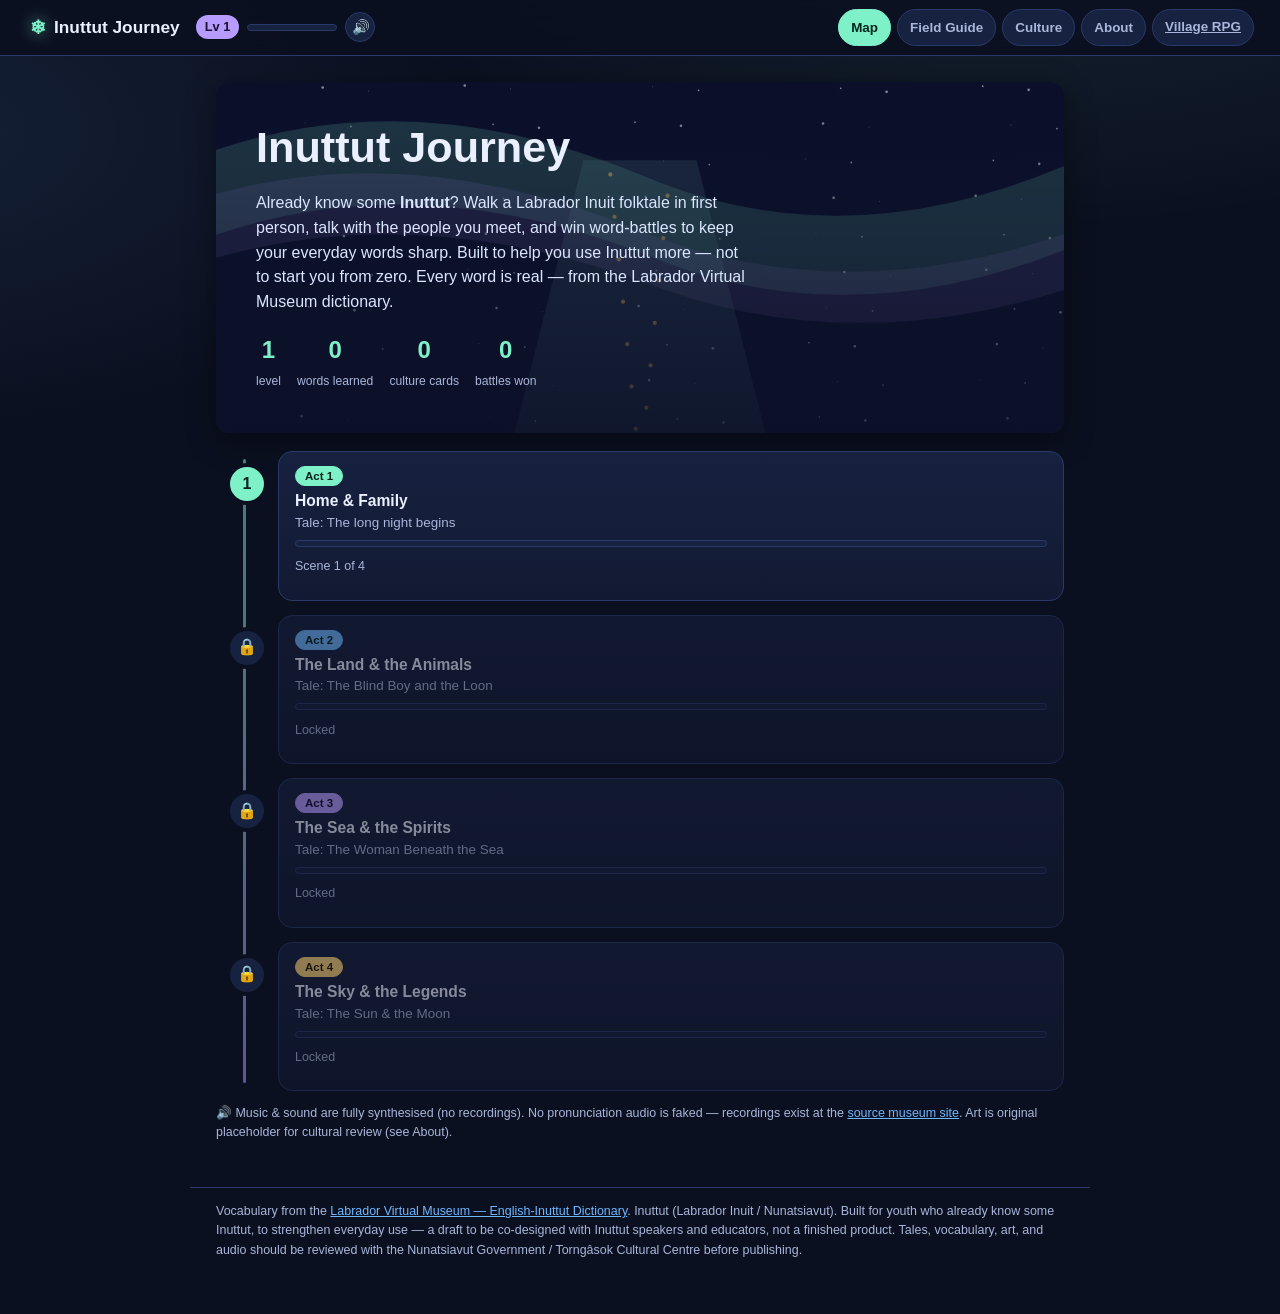
<file: index.html>
<!DOCTYPE html>
<html lang="en">
<head>
  <meta charset="utf-8" />
  <meta name="viewport" content="width=device-width, initial-scale=1, viewport-fit=cover" />
  <title>Inuttut Journey — Strengthen Everyday Inuttut</title>
  <meta name="description" content="A story-driven app for Nunatsiavut youth who already know some Inuttut, to strengthen everyday use toward CEFR A2 — built from the Labrador Virtual Museum English-Inuttut Dictionary, being developed toward co-design with Inuttut speakers and educators." />
  <link rel="stylesheet" href="css/styles.css?v=4" />
</head>
<body>
  <a class="skip-link" href="#app">Skip to content</a>

  <header class="topbar">
    <button class="brand" id="homeBtn" aria-label="Go to chapters">
      <span class="brand-mark" aria-hidden="true">❄</span>
      <span class="brand-text">Inuttut Journey</span>
    </button>
    <div class="hud" id="hud"></div>
    <nav class="topnav" aria-label="Main">
      <button data-nav="map" class="nav-btn">Map</button>
      <button data-nav="guide" class="nav-btn">Field Guide</button>
      <button data-nav="cards" class="nav-btn">Culture</button>
      <button data-nav="about" class="nav-btn">About</button>
      <a href="rpg/" class="nav-btn">Village RPG</a>
    </nav>
  </header>

  <main id="app" tabindex="-1"><!-- screens render here --></main>

  <footer class="sitefoot">
    <p>
      Vocabulary from the
      <a href="https://www.labradorvirtualmuseum.ca/english-inuttut.htm" target="_blank" rel="noopener">Labrador Virtual Museum — English-Inuttut Dictionary</a>.
      Inuttut (Labrador Inuit / Nunatsiavut). Built for youth who already know some Inuttut, to
      strengthen everyday use — a draft to be co-designed with Inuttut speakers and educators, not a
      finished product. Tales, vocabulary, art, and audio should be reviewed with the Nunatsiavut
      Government / Torngâsok Cultural Centre before publishing.
    </p>
  </footer>

  <!-- Data. Canonical JSON is data/dictionary.json, data/nouns.json & data/story.json;
       these .js wrappers let the game run from file:// without a server.
       The ?v= tokens are cache-busters — bump them when you rebuild the data/JS. -->
  <script src="data/dictionary.js?v=4"></script>
  <script src="data/nouns.js?v=4"></script>
  <script src="data/story.js?v=4"></script>
  <script src="js/audio.js?v=4"></script>
  <script src="js/app.js?v=4"></script>
</body>
</html>
</file>
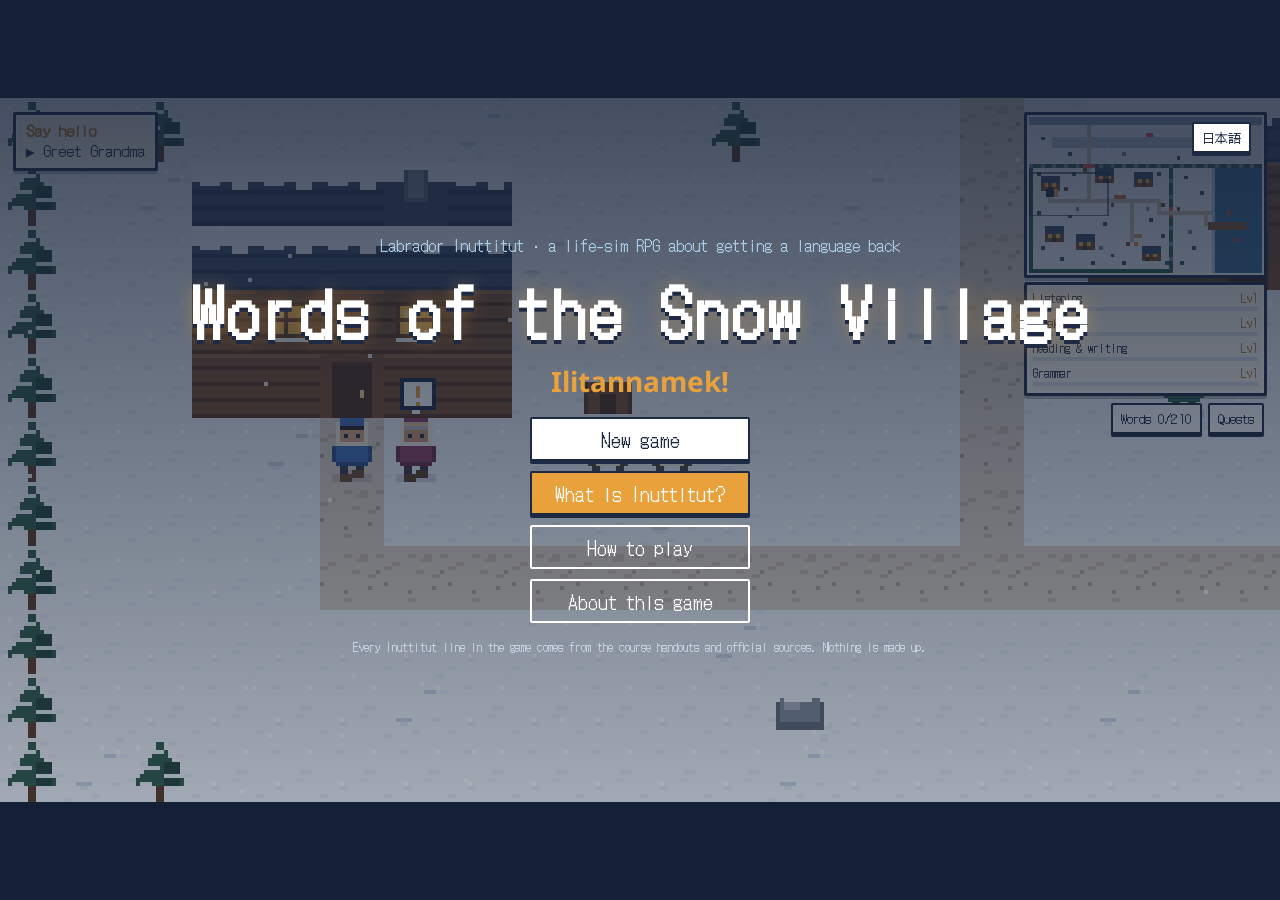
<file: rpg/index.html>
<!DOCTYPE html>
<html lang="en">
<head>
  <meta charset="utf-8" />
  <meta name="viewport" content="width=device-width, initial-scale=1, viewport-fit=cover" />
  <title>Words of the Snow Village — Labrador Inuttitut RPG</title>
  <meta name="description" content="A life-sim RPG for learning Labrador Inuttitut (Nunatsiavummiutut) from A1 to A2 — in English and Japanese." />
  <link rel="preconnect" href="https://fonts.googleapis.com" />
  <link rel="preconnect" href="https://fonts.gstatic.com" crossorigin />
  <link href="https://fonts.googleapis.com/css2?family=DotGothic16&family=Noto+Sans:wght@500;700&display=swap" rel="stylesheet" />
  <link rel="stylesheet" href="style.css?v=6" />
</head>
<body>
  <div id="game">
    <div id="stage">
      <canvas id="world" aria-label="Village map"></canvas>

      <div id="hud">
        <div id="hud-quest" class="px-panel"></div>
        <div id="hud-right">
          <canvas id="minimap" class="px-panel" aria-label="Minimap"></canvas>
          <div id="hud-skills" class="px-panel"></div>
          <div class="hud-btns"><button id="hud-book" class="px-btn sm"></button><button id="hud-menu" class="px-btn sm"></button></div>
        </div>
      </div>

      <div id="dlg" class="px-panel" hidden>
        <div id="dlg-portrait" hidden></div>
        <div id="dlg-main">
          <div id="dlg-name"></div>
          <div id="dlg-pic"></div>
          <div id="dlg-body"></div>
          <div id="dlg-choices"></div>
        </div>
        <button id="dlg-next" class="px-btn sm" hidden aria-label="Next">▼</button>
      </div>

      <div id="panel" class="panel" hidden></div>
      <div id="title" hidden></div>
      <div id="toast" role="status" aria-live="polite"></div>
    </div>

    <div id="pad" aria-hidden="true">
      <div class="dpad">
        <button data-pad="1" class="up">▲</button>
        <button data-pad="2" class="left">◀</button>
        <button data-pad="3" class="right">▶</button>
        <button data-pad="0" class="down">▼</button>
      </div>
      <button id="pad-a">A</button>
    </div>
  </div>

  <script src="i18n.js?v=6"></script>
  <script src="lexicon.js?v=6"></script>
  <script src="story.js?v=6"></script>
  <script src="art.js?v=6"></script>
  <script src="content.js?v=6"></script>
  <script src="game.js?v=6"></script>
  <script src="ui.js?v=6"></script>
  <script>
    UI.bind();
    G.audioInit(function () { G.boot(); UI.title(); });
  </script>
</body>
</html>
</file>
<file: css/styles.css>
/* Inuttut Journey — RPG. Arctic / aurora theme, mobile-first. */
:root{
  --bg:#0b1020; --bg2:#121a33; --panel:#172140; --panel2:#1e2b52;
  --ink:#eaf0ff; --dim:#a9b6d9; --line:#2a3a68;
  --brand:#7ef1c9; --brand2:#6fb7ff; --violet:#b79bff; --gold:#ffd479;
  --good:#57e08e; --bad:#ff7a7a; --hp:#57e08e; --hpmid:#ffd479; --hplow:#ff7a7a;
  --radius:14px; --shadow:0 8px 30px rgba(0,0,0,.4); --maxw:900px;
}
*{box-sizing:border-box}
html,body{margin:0;padding:0}
body{
  background:radial-gradient(1200px 600px at 80% -10%,rgba(126,241,201,.10),transparent 60%),
             radial-gradient(1000px 500px at -10% 10%,rgba(111,183,255,.10),transparent 60%),var(--bg);
  color:var(--ink);font:16px/1.55 -apple-system,BlinkMacSystemFont,"Segoe UI",Roboto,Helvetica,Arial,sans-serif;
  min-height:100vh;-webkit-text-size-adjust:100%;
}
a{color:var(--brand2)}
img{max-width:100%}
.tiny{font-size:.78rem}
.muted{color:var(--dim)}
.skip-link{position:absolute;left:-999px;background:var(--brand);color:#04231a;padding:8px 12px;border-radius:8px;z-index:100}
.skip-link:focus{left:10px;top:10px}

/* top bar + HUD */
.topbar{position:sticky;top:0;z-index:30;display:flex;align-items:center;gap:12px;flex-wrap:wrap;
  padding:9px clamp(12px,4vw,26px);background:rgba(11,16,32,.86);backdrop-filter:blur(10px);border-bottom:1px solid var(--line)}
.brand{display:flex;align-items:center;gap:8px;background:none;border:0;color:var(--ink);cursor:pointer;font-weight:800;font-size:1.08rem;padding:4px}
.brand-mark{color:var(--brand);font-size:1.2rem;filter:drop-shadow(0 0 8px rgba(126,241,201,.6))}
.hud{display:flex;align-items:center;gap:8px;font-size:.8rem;color:var(--dim)}
.hud .lvl{background:var(--violet);color:#1a1030;font-weight:800;border-radius:999px;padding:2px 9px}
.hud .xpbar{width:90px;height:7px;background:var(--panel);border:1px solid var(--line);border-radius:999px;overflow:hidden}
.hud .xpbar>span{display:block;height:100%;background:linear-gradient(90deg,var(--violet),var(--brand2))}
.topnav{margin-left:auto;display:flex;gap:6px;flex-wrap:wrap}
.nav-btn{background:var(--panel);color:var(--dim);border:1px solid var(--line);padding:7px 12px;border-radius:999px;cursor:pointer;font-size:.84rem;font-weight:600}
.nav-btn:hover{color:var(--ink);border-color:var(--brand2)}
.nav-btn[aria-current="true"]{color:#04231a;background:var(--brand);border-color:var(--brand)}

main{max-width:var(--maxw);margin:0 auto;padding:clamp(14px,3.5vw,26px);outline:none}
.sitefoot{max-width:var(--maxw);margin:6px auto 40px;padding:14px clamp(14px,4vw,26px);color:var(--dim);font-size:.78rem;border-top:1px solid var(--line)}
.sitefoot p{margin:0}
h1,h2,h3{line-height:1.2;margin:0 0 .4em}

/* buttons / pills */
.btn{display:inline-flex;align-items:center;gap:8px;justify-content:center;background:linear-gradient(180deg,var(--brand),#52d6ac);
  color:#04231a;border:0;border-radius:12px;padding:12px 18px;font-weight:800;font-size:1rem;cursor:pointer;box-shadow:var(--shadow)}
.btn:disabled{opacity:.45;cursor:not-allowed;box-shadow:none}
.btn.secondary{background:var(--panel2);color:var(--ink);border:1px solid var(--line)}
.btn.small{padding:8px 13px;font-size:.86rem;border-radius:10px}
.row{display:flex;gap:10px;flex-wrap:wrap;align-items:center}
.pill{display:inline-block;font-size:.72rem;font-weight:700;padding:3px 9px;border-radius:999px;border:1px solid var(--line);color:var(--dim);background:var(--panel)}
.pill.tier1{color:#04231a;background:var(--brand);border-color:var(--brand)}
.pill.tier2{color:#04231a;background:var(--brand2);border-color:var(--brand2)}
.pill.tier3{color:#1a1030;background:var(--violet);border-color:var(--violet)}
.pill.tier4{color:#2a1f00;background:var(--gold);border-color:var(--gold)}
.pill.theme{text-transform:capitalize}
.pill.unc{color:var(--gold);border-color:var(--gold)}
.card{background:linear-gradient(180deg,var(--panel),var(--bg2));border:1px solid var(--line);border-radius:var(--radius);box-shadow:var(--shadow);padding:clamp(16px,4vw,24px);margin-bottom:16px}
.kbd{font:.8rem monospace;background:var(--panel);border:1px solid var(--line);padding:1px 6px;border-radius:6px}
.crumb{color:var(--dim);font-size:.82rem;margin-bottom:8px}
.empty{color:var(--dim);text-align:center;padding:40px 10px}
.list-reset{list-style:none;padding:0;margin:0}
.done{color:var(--good);font-weight:700}

/* ---- MAP / hero ---- */
.hero-map{position:relative;border-radius:var(--radius);overflow:hidden;background-size:cover;background-position:center;box-shadow:var(--shadow);margin-bottom:18px}
.hero-map-in{padding:clamp(20px,5vw,40px);background:linear-gradient(180deg,rgba(10,14,34,.35),rgba(10,14,34,.82))}
.hero-map h1{font-size:clamp(1.8rem,6vw,2.7rem)}
.hero-map .lede{color:#dbe6ff;max-width:56ch}
.stat-row{display:flex;gap:16px;flex-wrap:wrap;margin-top:14px}
.stat{text-align:center}
.stat b{display:block;font-size:1.5rem;color:var(--brand)}
.stat span{font-size:.76rem;color:var(--dim)}

.trail{position:relative;display:flex;flex-direction:column;gap:14px;padding-left:14px}
.trail::before{content:"";position:absolute;left:27px;top:8px;bottom:8px;width:3px;
  background:linear-gradient(180deg,var(--brand),var(--violet));opacity:.5;border-radius:2px}
.trail-node{display:flex;gap:14px;align-items:stretch;position:relative}
.trail-badge{flex:0 0 34px;height:34px;border-radius:50%;display:flex;align-items:center;justify-content:center;
  font-weight:800;color:#04231a;margin-top:16px;z-index:1;box-shadow:0 0 0 4px var(--bg)}
.trail-badge.tier1{background:var(--brand)}.trail-badge.tier2{background:var(--brand2)}
.trail-badge.tier3{background:var(--violet)}.trail-badge.tier4{background:var(--gold)}
.trail-node.locked .trail-badge{background:var(--panel);color:var(--dim)}
.trail-card{flex:1;text-align:left;background:linear-gradient(180deg,var(--panel),var(--bg2));border:1px solid var(--line);
  border-radius:var(--radius);padding:14px 16px;color:var(--ink);cursor:pointer;transition:transform .08s,border-color .15s}
.trail-card:hover{transform:translateY(-2px);border-color:var(--brand)}
.trail-node.locked .trail-card{opacity:.55;cursor:not-allowed}
.trail-card h3{margin:6px 0 4px}
.trail-card .tale{color:var(--dim);font-size:.84rem;margin:2px 0 10px}
.progress{height:7px;background:var(--panel);border:1px solid var(--line);border-radius:999px;overflow:hidden}
.progress>span{display:block;height:100%;background:linear-gradient(90deg,var(--brand),var(--brand2))}

/* ---- STAGE (story / dialogue / battle share the illustrated stage) ---- */
.stage{position:relative;border-radius:var(--radius);overflow:hidden;background-size:cover;background-position:center;
  box-shadow:var(--shadow);min-height:70vh;display:flex;flex-direction:column;padding:12px}
.stage::after{content:"";position:absolute;inset:0;background:linear-gradient(180deg,rgba(8,11,26,.30),rgba(8,11,26,.15) 40%,rgba(8,11,26,.80));pointer-events:none}
.stage-top{position:relative;z-index:3;display:flex;justify-content:space-between;align-items:center;gap:10px}
.stage-top .crumb{margin:0;background:rgba(8,11,26,.55);padding:4px 10px;border-radius:999px}
.scene-dots{display:flex;gap:6px}
.scene-dots i{width:10px;height:10px;border-radius:50%;background:rgba(255,255,255,.25);border:1px solid rgba(255,255,255,.4)}
.scene-dots i.t-battle{border-radius:2px}
.scene-dots i.on{background:var(--brand);border-color:var(--brand)}
.scene-dots i.cur{box-shadow:0 0 0 3px rgba(126,241,201,.35)}

/* story narration */
.stage.story{justify-content:flex-end}
.narrate{position:relative;z-index:3;background:rgba(11,16,32,.82);border:1px solid var(--line);border-radius:var(--radius);
  padding:clamp(16px,4vw,22px);margin-top:auto;animation:rise .4s ease}
.narrate p{font-size:1.1rem;margin:0 0 .7em}
@keyframes rise{from{opacity:0;transform:translateY(14px)}to{opacity:1;transform:none}}

/* dialogue / visual novel */
.sprite{position:relative;z-index:2;display:flex;justify-content:center;align-items:flex-end;flex:1;min-height:0}
.sprite.speaker img{max-height:46vh;filter:drop-shadow(0 10px 24px rgba(0,0,0,.5));animation:pop .35s ease}
@keyframes pop{from{opacity:0;transform:translateY(20px) scale(.96)}to{opacity:1;transform:none}}
.vnbox{position:relative;z-index:3;background:rgba(11,16,32,.90);border:1px solid var(--brand2);border-radius:var(--radius);
  padding:16px 18px;box-shadow:var(--shadow)}
.vn-name{font-weight:800;color:var(--brand2);margin-bottom:6px}
.vn-context{color:var(--dim);font-style:italic;margin:.2em 0 .6em}
.vn-say{display:flex;align-items:center;gap:14px;background:linear-gradient(180deg,var(--panel2),var(--panel));
  border:1px solid var(--line);border-radius:12px;padding:10px 14px;cursor:pointer;width:100%;text-align:left}
.vn-say:hover{border-color:var(--brand)}
.vn-icon{width:56px;height:56px;border-radius:10px;flex:0 0 56px}
.vn-word{font-size:1.7rem;font-weight:800;color:var(--brand);letter-spacing:.01em}
.vn-translate{margin-top:10px;font-size:1.05rem;color:var(--ink)}
.vn-translate.hide{display:none}
.vn-controls{display:flex;gap:10px;margin-top:12px}
.vn-progress{margin-top:8px;font-size:.76rem;color:var(--dim)}
.reply-opts{display:grid;gap:8px;margin-top:6px}
.reply{text-align:left;background:var(--panel2);border:1px solid var(--line);border-radius:10px;padding:11px 14px;color:var(--ink);cursor:pointer;font-weight:600}
.reply:hover{border-color:var(--brand2)}

/* ---- BATTLE ---- */
.stage.battle{gap:8px}
.combatant{position:relative;z-index:3}
.combatant.enemy{display:flex;flex-direction:column;align-items:center}
.cbt-name{font-weight:800;text-shadow:0 2px 6px rgba(0,0,0,.6)}
.enemy .cbt-name{color:var(--bad)}
.player .cbt-name{color:var(--brand)}
.hp{position:relative;width:min(360px,80%);height:16px;background:rgba(8,11,26,.7);border:1px solid var(--line);border-radius:999px;overflow:hidden;margin:4px 0}
.player .hp{width:min(360px,90%)}
.hp-fill{position:absolute;left:0;top:0;bottom:0;background:var(--hp);transition:width .4s ease}
.hp-fill.mid{background:var(--hpmid)}.hp-fill.low{background:var(--hplow)}
.hp-label{position:absolute;inset:0;display:flex;align-items:center;justify-content:center;font-size:.72rem;font-weight:700;color:#04231a;text-shadow:0 1px 0 rgba(255,255,255,.3)}
.enemy-sprite{flex:0 0 auto;min-height:0}
.enemy-sprite img{max-height:34vh;filter:drop-shadow(0 10px 22px rgba(0,0,0,.55))}
.combatant.player{order:5;margin-top:auto}
.arena{position:relative;z-index:3;background:rgba(11,16,32,.92);border:1px solid var(--line);border-radius:var(--radius);padding:16px;margin-top:8px}
.battle-intro p{font-size:1.05rem;margin:.2em 0 1em}
.turn-head{font-weight:800;color:var(--gold);margin-bottom:10px}
.q-prompt{font-size:1.15rem;font-weight:700;margin-bottom:12px}
.q-prompt .inuttut{color:var(--brand)}
.q-hint{width:66px;height:66px;border-radius:10px;display:block;margin-bottom:10px}
.feedback{margin-top:12px;font-weight:700;min-height:1.3em}
.feedback.ok{color:var(--good)}.feedback.no{color:var(--bad)}

.opt-text{display:grid;gap:10px;grid-template-columns:1fr}
@media(min-width:520px){.opt-text{grid-template-columns:1fr 1fr}}
.opt{text-align:left;padding:13px 15px;border-radius:11px;border:1px solid var(--line);background:var(--panel2);color:var(--ink);cursor:pointer;font-size:1.02rem;font-weight:600}
.opt.inuttut{color:var(--brand);font-size:1.12rem}
.opt:hover:not(:disabled){border-color:var(--brand2)}
.opt.correct{background:rgba(87,224,142,.18);border-color:var(--good);color:#d7ffe8}
.opt.wrong{background:rgba(255,122,122,.16);border-color:var(--bad);color:#ffdede}
.opt:disabled{cursor:default}

.opt-pics{display:grid;grid-template-columns:1fr 1fr;gap:10px}
.opt-pic{display:flex;flex-direction:column;align-items:center;gap:6px;padding:10px;border-radius:12px;border:1px solid var(--line);background:var(--panel2);cursor:pointer}
.opt-pic img{width:88px;height:88px;border-radius:10px}
.opt-cap{font-size:.82rem;color:var(--dim);font-weight:600;text-align:center}
.opt-pic:hover:not(:disabled){border-color:var(--brand2)}
.opt-pic.correct{background:rgba(87,224,142,.18);border-color:var(--good)}
.opt-pic.wrong{background:rgba(255,122,122,.16);border-color:var(--bad)}
.opt-pic:disabled{cursor:default}

.match-grid{display:grid;grid-template-columns:1fr 1fr;gap:10px}
.match-col{display:grid;gap:10px;align-content:start}
.match{display:flex;align-items:center;gap:8px;justify-content:center;padding:11px 12px;border-radius:11px;border:1px solid var(--line);background:var(--panel2);cursor:pointer;font-weight:600;color:var(--ink);text-align:center}
.match.inuttut{color:var(--brand);font-size:1.06rem}
.match-ic{width:34px;height:34px;border-radius:7px;flex:0 0 34px}
.match.sel{border-color:var(--brand);box-shadow:0 0 0 3px rgba(126,241,201,.25)}
.match.matched{opacity:.35;pointer-events:none;border-style:dashed}
.match.err{border-color:var(--bad)}

.tokens,.tray{display:flex;gap:8px;flex-wrap:wrap;min-height:52px;padding:10px;border:1px dashed var(--line);border-radius:12px;background:rgba(0,0,0,.2)}
.tokens{margin-bottom:10px}
.token{padding:10px 14px;border-radius:10px;border:1px solid var(--line);background:var(--panel2);color:var(--brand);font-weight:800;cursor:pointer;font-size:1.05rem}

.battle-result{animation:rise .35s ease}
.battle-result.win h3{color:var(--good)}
.battle-result.lose h3{color:var(--bad)}

/* hit feedback */
.hit-enemy{animation:shakeflash .5s ease}
.hit-player{animation:redflash .5s ease}
.faint{animation:faint .6s ease forwards}
.shake{animation:stageshake .4s ease}
@keyframes shakeflash{0%,100%{transform:none;filter:none}20%{transform:translateX(-8px)}40%{transform:translateX(7px);filter:brightness(2) hue-rotate(-20deg)}60%{transform:translateX(-5px)}80%{transform:translateX(4px)}}
@keyframes redflash{0%,100%{box-shadow:none}40%{box-shadow:0 0 0 3px var(--bad) inset}}
@keyframes faint{to{opacity:.15;transform:translateY(14px) rotate(-4deg)}}
@keyframes stageshake{0%,100%{transform:none}25%{transform:translateX(-4px)}75%{transform:translateX(4px)}}
.floatnum{position:absolute;left:50%;top:20%;transform:translateX(-50%);font-weight:900;font-size:1.5rem;color:var(--gold);
  text-shadow:0 2px 6px rgba(0,0,0,.7);animation:floatup .9s ease forwards;pointer-events:none;z-index:5;white-space:nowrap}
.floatnum.dmg{color:var(--brand)}
.floatnum.enemyhit{color:var(--bad);font-size:1.05rem;top:8%}
@keyframes floatup{from{opacity:0;transform:translate(-50%,10px)}20%{opacity:1}to{opacity:0;transform:translate(-50%,-40px)}}

/* modal word popup */
.modal-back{position:fixed;inset:0;background:rgba(6,8,18,.7);display:flex;align-items:center;justify-content:center;z-index:60;padding:18px}
.modal{background:linear-gradient(180deg,var(--panel),var(--bg2));border:1px solid var(--brand2);border-radius:16px;padding:22px;max-width:340px;width:100%;text-align:center;box-shadow:var(--shadow);animation:pop .25s ease}
.modal-img{width:120px;height:120px;border-radius:14px;margin:0 auto 10px}
.modal-inuttut{font-size:1.9rem;font-weight:800;color:var(--brand)}
.modal-en{font-size:1.05rem;margin-bottom:6px}
.modal-meta{display:flex;gap:6px;justify-content:center;flex-wrap:wrap;margin:8px 0}

/* culture card */
.culture{border:1px solid var(--violet);border-radius:var(--radius);background:linear-gradient(180deg,rgba(183,155,255,.14),var(--bg2));padding:20px;box-shadow:var(--shadow)}
.culture h3{color:var(--violet)}
.review-flag{margin-top:14px;font-size:.82rem;color:var(--gold);border-left:3px solid var(--gold);padding:6px 0 6px 12px;background:rgba(255,212,121,.06)}
.review-flag.tiny{font-size:.74rem;margin-top:10px}
.source-note{margin-top:10px;font-size:.8rem;color:var(--dim)}

/* field guide picture-dictionary */
.guide-tools{display:flex;gap:10px;flex-wrap:wrap;margin-bottom:14px}
.search{flex:1;min-width:180px;padding:11px 14px;border-radius:12px;border:1px solid var(--line);background:var(--panel);color:var(--ink);font-size:1rem}
.pic-grid{display:grid;gap:12px;grid-template-columns:repeat(2,1fr)}
@media(min-width:520px){.pic-grid{grid-template-columns:repeat(3,1fr)}}
@media(min-width:760px){.pic-grid{grid-template-columns:repeat(4,1fr)}}
.pic-card{display:flex;flex-direction:column;align-items:center;gap:4px;background:linear-gradient(180deg,var(--panel),var(--bg2));border:1px solid var(--line);border-radius:14px;padding:12px;cursor:pointer;color:var(--ink)}
.pic-card:hover{border-color:var(--brand2)}
.pic-card.mastered{border-color:var(--good)}
.pic-ic{width:84px;height:84px;border-radius:12px}
.pic-inuttut{font-weight:800;color:var(--brand)}
.pic-en{font-size:.86rem;text-align:center;color:var(--ink)}
.pic-meta{color:var(--dim)}

/* toast */
.toast{position:fixed;left:50%;bottom:24px;transform:translateX(-50%) translateY(20px);background:var(--panel2);border:1px solid var(--brand);color:var(--ink);padding:12px 18px;border-radius:12px;box-shadow:var(--shadow);opacity:0;transition:all .25s;z-index:70;max-width:90vw;text-align:center}
.toast.show{opacity:1;transform:translateX(-50%) translateY(0)}

/* ---- VN scene layout (sprite layer + dialogue holder) ---- */
.sound-btn{background:var(--panel);border:1px solid var(--line);color:var(--ink);border-radius:999px;width:30px;height:30px;cursor:pointer;font-size:.9rem;line-height:1}
.sound-btn:hover{border-color:var(--brand)}
.sprite-layer{position:relative;z-index:2;flex:1;min-height:0;display:flex;flex-direction:row;justify-content:center;align-items:flex-end;gap:2vw;transition:opacity .3s}
.sprite-layer.dim{opacity:.4;filter:saturate(.6)}
.sprite-layer .sprite{transition:opacity .3s,transform .3s,filter .3s;display:flex;align-items:flex-end}
.sprite-layer .sprite.active{opacity:1;transform:none;filter:none;z-index:2}
.sprite-layer .sprite.dimmed{opacity:.5;transform:scale(.82) translateY(6px);filter:grayscale(.5) brightness(.8);z-index:1}
.sprite-layer .sprite.left{order:1}
.sprite-layer .sprite.right{order:2}
.sprite-layer .sprite.solo img,.sprite-layer .sprite.active img{max-height:46vh}
.sprite-layer .sprite.dimmed img{max-height:40vh}
.box-holder{position:relative;z-index:3}
.vn-expr{color:var(--dim);font-weight:600;font-size:.78rem;font-style:italic}
.vn-line{font-size:1.08rem;margin:.1em 0 .4em}
.vn-chip{display:inline;background:linear-gradient(180deg,rgba(126,241,201,.22),rgba(126,241,201,.10));border:1px solid var(--brand);color:var(--brand);
  font-weight:800;border-radius:8px;padding:1px 8px;margin:0 2px;cursor:pointer;font-size:1.02em;box-shadow:0 0 10px rgba(126,241,201,.25)}
.vn-chip:hover{background:var(--brand);color:#04231a}
.vn-hint{color:var(--dim);margin-bottom:8px}
.narrate.vn{display:flex;align-items:flex-start;gap:12px}
.narrate.vn .inner{flex:1;font-style:italic;color:#dbe6ff;font-size:1.08rem;margin:0}
.narrate.vn .btn.small{flex:0 0 auto}
.sprite-layer .sprite img{max-height:44vh}
.sprite-layer .combatant.enemy{width:100%}

@media (prefers-reduced-motion: reduce){*{animation-duration:.001ms!important}}
</file>
<file: rpg/style.css>
:root {
  --snow: #eef3f8; --ice: #a9cde4; --navy: #1e2a44; --navy2: #2b3a5c; --ink: #1e2a44;
  --amber: #e9a23b; --amberD: #b8741a; --cream: #fbf6ec; --paper: #f6efe1; --wood: #7a4e2d;
  --ok: #3d8a5b; --ng: #b5473a; --muted: #5d6b80;
  --ui: "DotGothic16", "MS Gothic", "Hiragino Kaku Gothic ProN", monospace;
  --inu: "Noto Sans", "Segoe UI", system-ui, sans-serif;
}
* { box-sizing: border-box; }
[hidden] { display: none !important; }
html, body { margin: 0; height: 100%; background: #142036; color: var(--ink); font-family: var(--ui); }
body { display: flex; align-items: center; justify-content: center; overflow: hidden; }
#game { width: 100vw; max-width: 1280px; height: 100vh; display: flex; flex-direction: column; align-items: center; justify-content: center; }
#stage { position: relative; width: min(100vw, calc(100vh * 320 / 176)); aspect-ratio: 320 / 176; max-height: 100vh; background: var(--snow); }
#world { width: 100%; height: 100%; display: block; image-rendering: pixelated; image-rendering: crisp-edges; cursor: pointer; }

/* pixel frames */
.px-panel { background: var(--cream); border: 3px solid var(--navy); box-shadow: inset 0 0 0 2px #fff, 0 3px 0 rgba(0,0,0,.25); border-radius: 2px; }
.px-btn { font-family: var(--ui); font-size: 15px; color: var(--ink); background: #fff; border: 2px solid var(--navy); box-shadow: 0 3px 0 var(--navy); padding: 7px 12px; margin: 3px; cursor: pointer; border-radius: 2px; }
.px-btn:hover:not(:disabled) { background: #fff4dc; }
.px-btn:active:not(:disabled) { transform: translateY(2px); box-shadow: 0 1px 0 var(--navy); }
.px-btn:focus-visible { outline: 3px solid var(--amber); outline-offset: 2px; }
.px-btn:disabled { opacity: .55; cursor: default; }
.px-btn.sm { font-size: 13px; padding: 4px 8px; }
.px-btn.ghost { background: transparent; box-shadow: none; }
.px-btn.on { background: var(--amber); color: #fff; }
.px-btn.off { color: var(--muted); border-style: dashed; }

/* HUD */
#hud { position: absolute; inset: 0; pointer-events: none; }
#hud > * { pointer-events: auto; }
#hud-quest { position: absolute; left: 1%; top: 2%; padding: 6px 10px; max-width: 46%; font-size: clamp(11px, 1.35vw, 15px); line-height: 1.35; }
#hud-quest b { display: block; color: var(--amberD); }
#hud-quest span { display: block; }
#hud-right { position: absolute; right: 1%; top: 2%; display: flex; flex-direction: column; align-items: flex-end; gap: 4px; width: 19%; }
#minimap { width: 100%; image-rendering: pixelated; padding: 2px; }
#hud-skills { width: 100%; padding: 4px 6px; font-size: clamp(9px, 1vw, 12px); }
.sk { display: grid; grid-template-columns: 1fr auto; align-items: center; column-gap: 4px; }
.sk i { font-style: normal; } .sk em { font-style: normal; color: var(--amberD); }
.sk s { grid-column: 1 / -1; display: block; height: 4px; background: #d9dee6; text-decoration: none; margin: 1px 0 3px; }
.sk u { display: block; height: 100%; background: var(--amber); text-decoration: none; }
.hud-btns { display: flex; }

/* dialogue */
#dlg { position: absolute; left: 2%; right: 2%; bottom: 3%; display: flex; gap: 12px; padding: 10px 12px; min-height: 34%; max-height: 62%; overflow: auto; }
#dlg-portrait img { width: clamp(64px, 10vw, 120px); image-rendering: pixelated; border: 3px solid var(--navy); display: block; }
#dlg-main { flex: 1; min-width: 0; }
#dlg-name { font-size: clamp(13px, 1.5vw, 17px); color: var(--amberD); margin-bottom: 3px; }
#dlg-pic img { height: clamp(48px, 9vw, 96px); image-rendering: pixelated; border: 2px solid var(--navy); margin-bottom: 4px; }
#dlg-body .inu, .inu { font-family: var(--inu); font-weight: 700; font-size: clamp(18px, 2.4vw, 28px); letter-spacing: .01em; color: var(--navy); word-break: break-word; }
.inu.sm { font-size: 18px; }
.tools { display: flex; flex-wrap: wrap; align-items: center; gap: 2px; margin: 2px 0; }
.mean, .prompt { margin: 4px 0; }
.ja { display: block; font-size: clamp(14px, 1.6vw, 17px); }
.en { display: block; font-family: var(--inu); font-size: clamp(12px, 1.3vw, 14px); color: var(--muted); }
.narr { font-size: clamp(14px, 1.6vw, 17px); line-height: 1.55; }
.hint { color: var(--ng); font-size: clamp(13px, 1.5vw, 16px); margin: 4px 0; }
#dlg-choices { display: flex; flex-wrap: wrap; align-items: center; margin-top: 6px; }
.px-btn.choice b { font-family: var(--inu); }
.choice-play .px-btn { margin-left: -2px; }
#dlg-next { position: absolute; right: 10px; bottom: 8px; animation: bob 1s steps(2) infinite; }
@keyframes bob { 50% { transform: translateY(2px); } }

/* panels */
.panel { position: absolute; inset: 3%; z-index: 9 !important; background: var(--paper); border: 3px solid var(--navy); box-shadow: inset 0 0 0 3px #fff; overflow: auto; padding: 14px 18px; font-size: 15px; line-height: 1.55; z-index: 5; }
.panel h2 { margin: .2em 0 .4em; font-size: 22px; color: var(--navy); }
.panel h3 { margin: 1em 0 .3em; color: var(--amberD); font-size: 17px; }
.panel h3 small { color: var(--muted); font-size: 12px; }
.panel a { color: #2a5d8f; }
.row { display: flex; flex-wrap: wrap; gap: 4px; margin: 10px 0; }
.tiny { font-size: 12px; color: var(--muted); }
.big { font-size: 28px; margin: .2em 0; }
.badge { display: inline-block; font-size: 11px; padding: 1px 5px; border: 1px solid var(--navy); margin-right: 3px; }
.badge.kP { background: #e8f0e3; } .badge.kT { background: #e3ecf5; } .badge.kR { background: #f6eedc; } .badge.kW { background: #f3e3e3; }
.src { font-size: 12px; color: var(--muted); margin-top: 4px; }
.note { font-size: 12px; color: var(--muted); }

.lesson .lhead { display: flex; gap: 14px; align-items: center; }
.lesson .por { width: 88px; image-rendering: pixelated; border: 3px solid var(--navy); }
.cefr { display: inline-block; background: var(--navy); color: #fff; padding: 1px 8px; font-size: 13px; }
.gram li { margin: 4px 0; }
.cardhead { color: var(--muted); font-size: 13px; margin-bottom: 6px; }
.card { background: #fff; border: 2px solid var(--navy); padding: 14px 16px; max-width: 760px; }
.card .inu { font-size: clamp(22px, 3vw, 34px); }
.ex { max-width: 820px; }
.ex-kind { display: inline-block; background: var(--amber); color: #fff; padding: 2px 10px; margin-bottom: 8px; }
.ex .opts { display: flex; flex-wrap: wrap; margin: 8px 0; }
.ex .opt { min-width: 44%; text-align: left; font-size: 16px; }
.ex .inu-opt { font-family: var(--inu); font-weight: 700; }
.ex .opt.right { background: #dff0e2; border-color: var(--ok); }
.ex .opt.wrong { background: #f7dfdb; border-color: var(--ng); }
.ex .gap { display: inline-block; min-width: 2.2em; border-bottom: 3px solid var(--amber); margin: 0 2px; color: var(--amber); }
.fb .ok { color: var(--ok); font-size: 18px; } .fb .ng { color: var(--ng); font-size: 18px; }
.fb { margin-top: 8px; }
.typebox input { font-family: var(--inu); font-size: 22px; padding: 8px; width: min(100%, 560px); border: 2px solid var(--navy); }
.keys { margin: 4px 0; }
.hintline { color: var(--muted); font-family: var(--inu); }

.camp .stats { display: flex; gap: 18px; list-style: none; padding: 0; }
.camp .stats b { font-size: 22px; color: var(--amberD); }

.nb .tabs { display: flex; flex-wrap: wrap; align-items: center; position: sticky; top: -14px; background: var(--paper); padding: 4px 0; z-index: 2; border-bottom: 2px solid var(--navy); }
.nb .tabs .close { margin-left: auto; }
.bookhead { margin: 8px 0; }
.filters { margin-top: 4px; }
.entries { display: grid; gap: 6px; }
.entry { display: flex; gap: 10px; background: #fff; border: 2px solid var(--navy); padding: 8px 10px; }
.entry.locked { opacity: .55; align-items: center; }
.entry .eb { flex: 1; min-width: 0; }
.entry .inu { font-size: 20px; }
.entry .state { font-size: 12px; color: var(--muted); margin-left: 6px; }
.entry .spell { font-size: 12px; color: #2a5d8f; margin-top: 3px; }
.st { width: 28px; height: 28px; flex: none; display: grid; place-items: center; border: 2px solid var(--navy); font-size: 14px; }
.st.s0 { background: #e4e8ee; } .st.s1 { background: #eaf2fb; } .st.s2 { background: #fff1d6; } .st.s3 { background: var(--amber); color: #fff; }
.tree { display: grid; grid-template-columns: repeat(auto-fit, minmax(200px, 1fr)); gap: 10px; }
.branch { background: #fff; border: 2px solid var(--navy); padding: 8px 10px; }
.node { border-left: 4px solid #cfd6df; padding: 4px 8px; margin: 4px 0; font-size: 14px; color: var(--muted); }
.node.on { border-color: var(--amber); color: var(--ink); background: #fff7e8; }
.quest { background: #fff; border: 2px solid var(--navy); padding: 6px 12px; margin: 6px 0; }
.quest.later { opacity: .55; }
.quest li.ok { color: var(--ok); }
.srcs li { margin: 3px 0; font-size: 13px; word-break: break-all; }

/* title */
#title { position: absolute; inset: 0; display: grid; place-items: center; background: linear-gradient(180deg, rgba(20,32,54,.78), rgba(20,32,54,.35)); z-index: 8; }
.tbox { text-align: center; color: #fff; padding: 20px; }
.tbox h1 { font-size: clamp(30px, 6vw, 64px); margin: .1em 0; letter-spacing: .06em; text-shadow: 0 4px 0 var(--navy), 0 0 18px rgba(233,162,59,.4); }
.tsub { font-size: clamp(12px, 1.6vw, 16px); color: var(--ice); }
.tinu { font-family: var(--inu); font-weight: 700; font-size: clamp(18px, 2.6vw, 28px); color: var(--amber); margin-bottom: 14px; }
.tmenu { display: flex; flex-direction: column; align-items: center; gap: 4px; }
.tmenu .px-btn { min-width: 220px; font-size: 18px; }
.tmenu .ghost { color: #fff; border-color: #fff; }
.tbox .tiny { color: #c9d6e6; margin-top: 12px; }

#toast { position: absolute; left: 50%; top: 14%; transform: translate(-50%, -10px); background: var(--navy); color: #fff; padding: 8px 14px; border: 2px solid #fff; font-size: 15px; max-width: 80%; opacity: 0; transition: opacity .25s, transform .25s; pointer-events: none; z-index: 10; text-align: center; }
#toast.on { opacity: 1; transform: translate(-50%, 0); }

/* touch pad */
#pad { display: none; width: 100%; justify-content: space-between; align-items: center; padding: 8px 18px; }
.dpad { position: relative; width: 132px; height: 132px; }
.dpad button, #pad-a { position: absolute; width: 44px; height: 44px; font-size: 18px; background: #fff; border: 2px solid var(--navy); box-shadow: 0 3px 0 var(--navy); border-radius: 4px; touch-action: none; }
.dpad .up { left: 44px; top: 0; } .dpad .down { left: 44px; bottom: 0; } .dpad .left { left: 0; top: 44px; } .dpad .right { right: 0; top: 44px; }
#pad-a { position: static; width: 64px; height: 64px; border-radius: 50%; font-family: var(--ui); font-size: 22px; background: var(--amber); color: #fff; }
@media (pointer: coarse), (max-width: 760px) {
  #pad { display: flex; }
  #game { justify-content: flex-start; }
  #stage { width: 100vw; }
  #hud-skills { display: none; }
  #hud-right { width: 30%; }
  #hud-quest { max-width: 64%; }
  .panel { position: fixed; inset: 0; padding: 12px 16px; font-size: 14px; }
  #title { position: fixed; inset: 0; }
  #dlg { position: fixed; left: 0; right: 0; bottom: 0; min-height: 42vh; max-height: 75vh; z-index: 6; }
  #toast { position: fixed; top: 12px; }
  #hud-quest { font-size: 11px; padding: 3px 6px; }
  .hud-btns .px-btn { font-size: 11px; padding: 2px 5px; margin: 2px; }
  .ex .opt { min-width: 100%; }
}

/* bilingual additions */
.iw { font-family: var(--inu); font-style: italic; font-weight: 700; }
.en.main { font-family: var(--inu); font-size: clamp(14px, 1.6vw, 17px); color: var(--ink); }
.px-btn.accent { background: var(--amber); color: #fff; }
.tlang { position: absolute; right: 2%; top: 3%; }
.about-lang p { max-width: 900px; }
.breakdown { background: #fff; border: 2px solid var(--navy); padding: 10px 12px; margin: 8px 0; max-width: 900px; }
.breakdown .parts { display: flex; flex-wrap: wrap; align-items: center; gap: 4px; margin: 6px 0; }
.breakdown .part { background: #fff7e8; border: 1px solid var(--amberD); padding: 2px 6px; font-size: 13px; }
.breakdown .part b { font-family: var(--inu); }
.breakdown .plus { color: var(--muted); }
.exrow { display: flex; flex-wrap: wrap; align-items: center; gap: 6px; margin: 2px 0 2px 12px; }
.exmean { color: var(--muted); }
</file>
